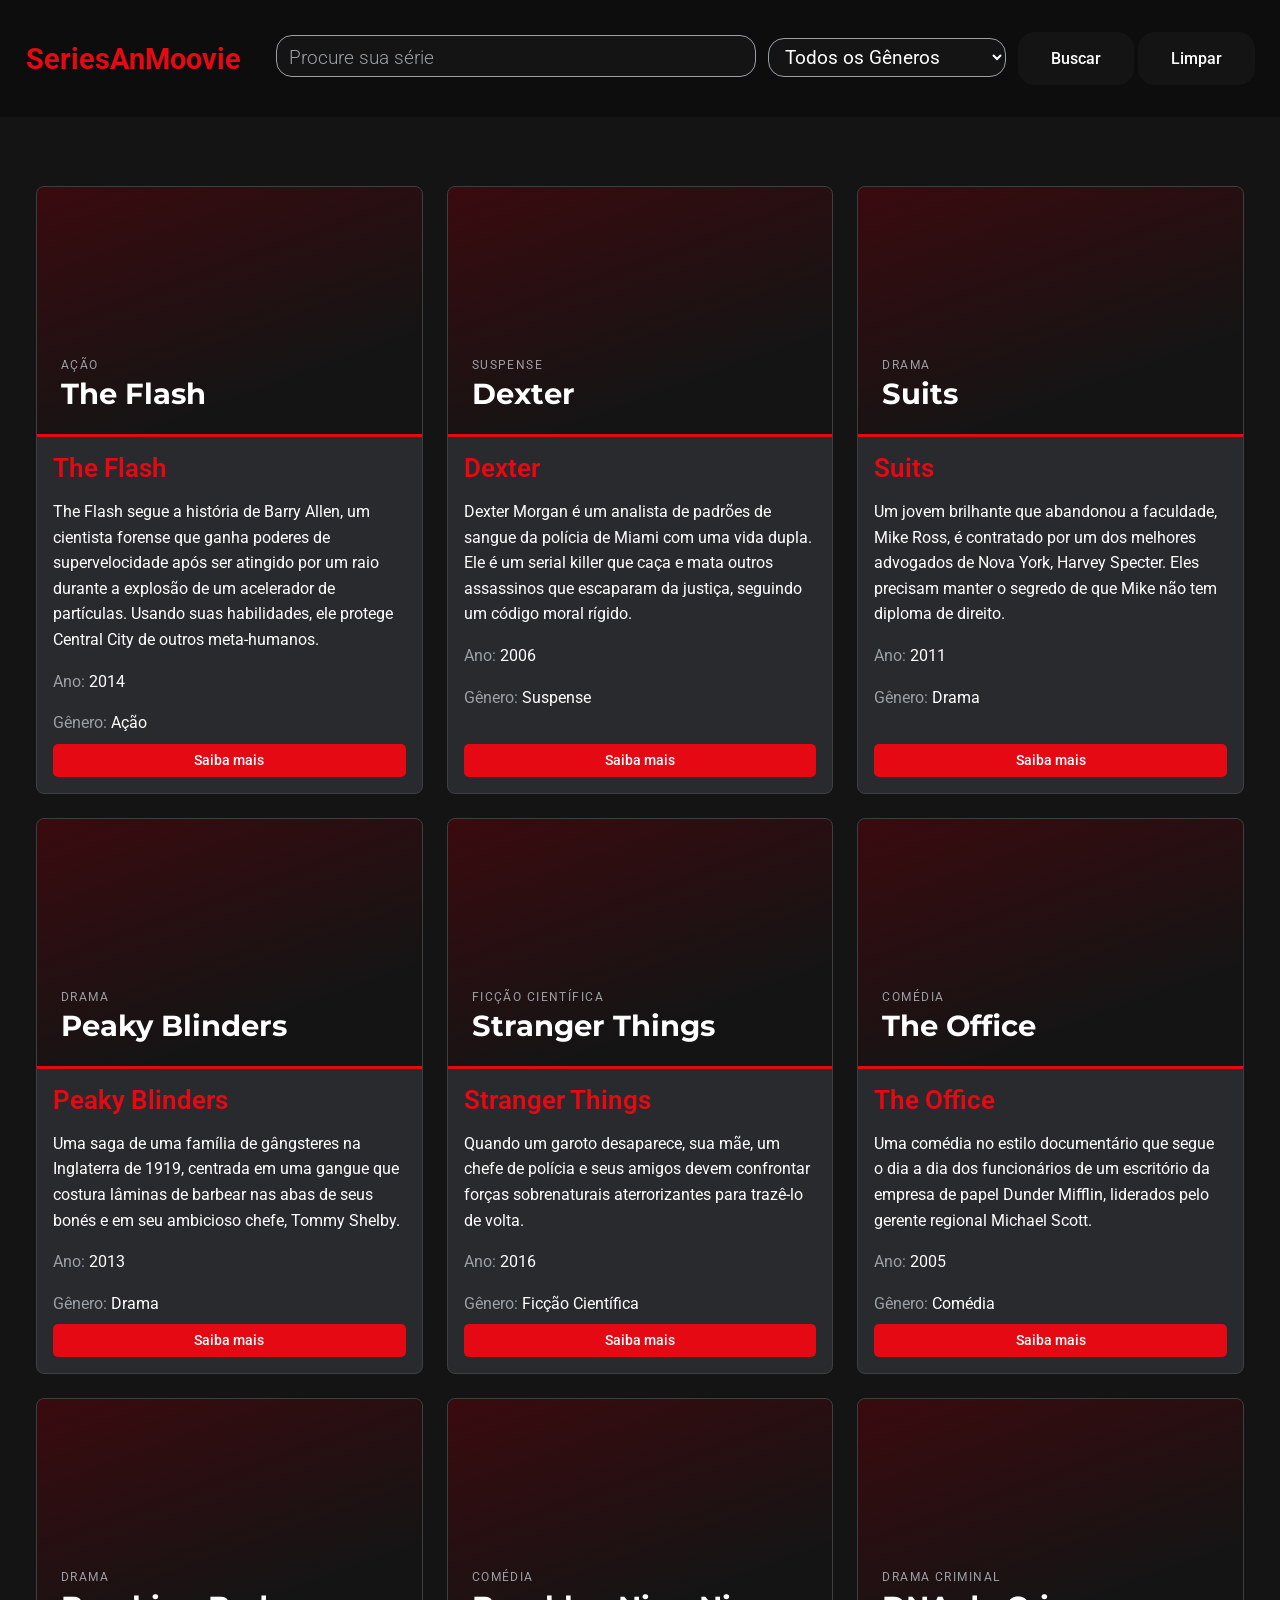
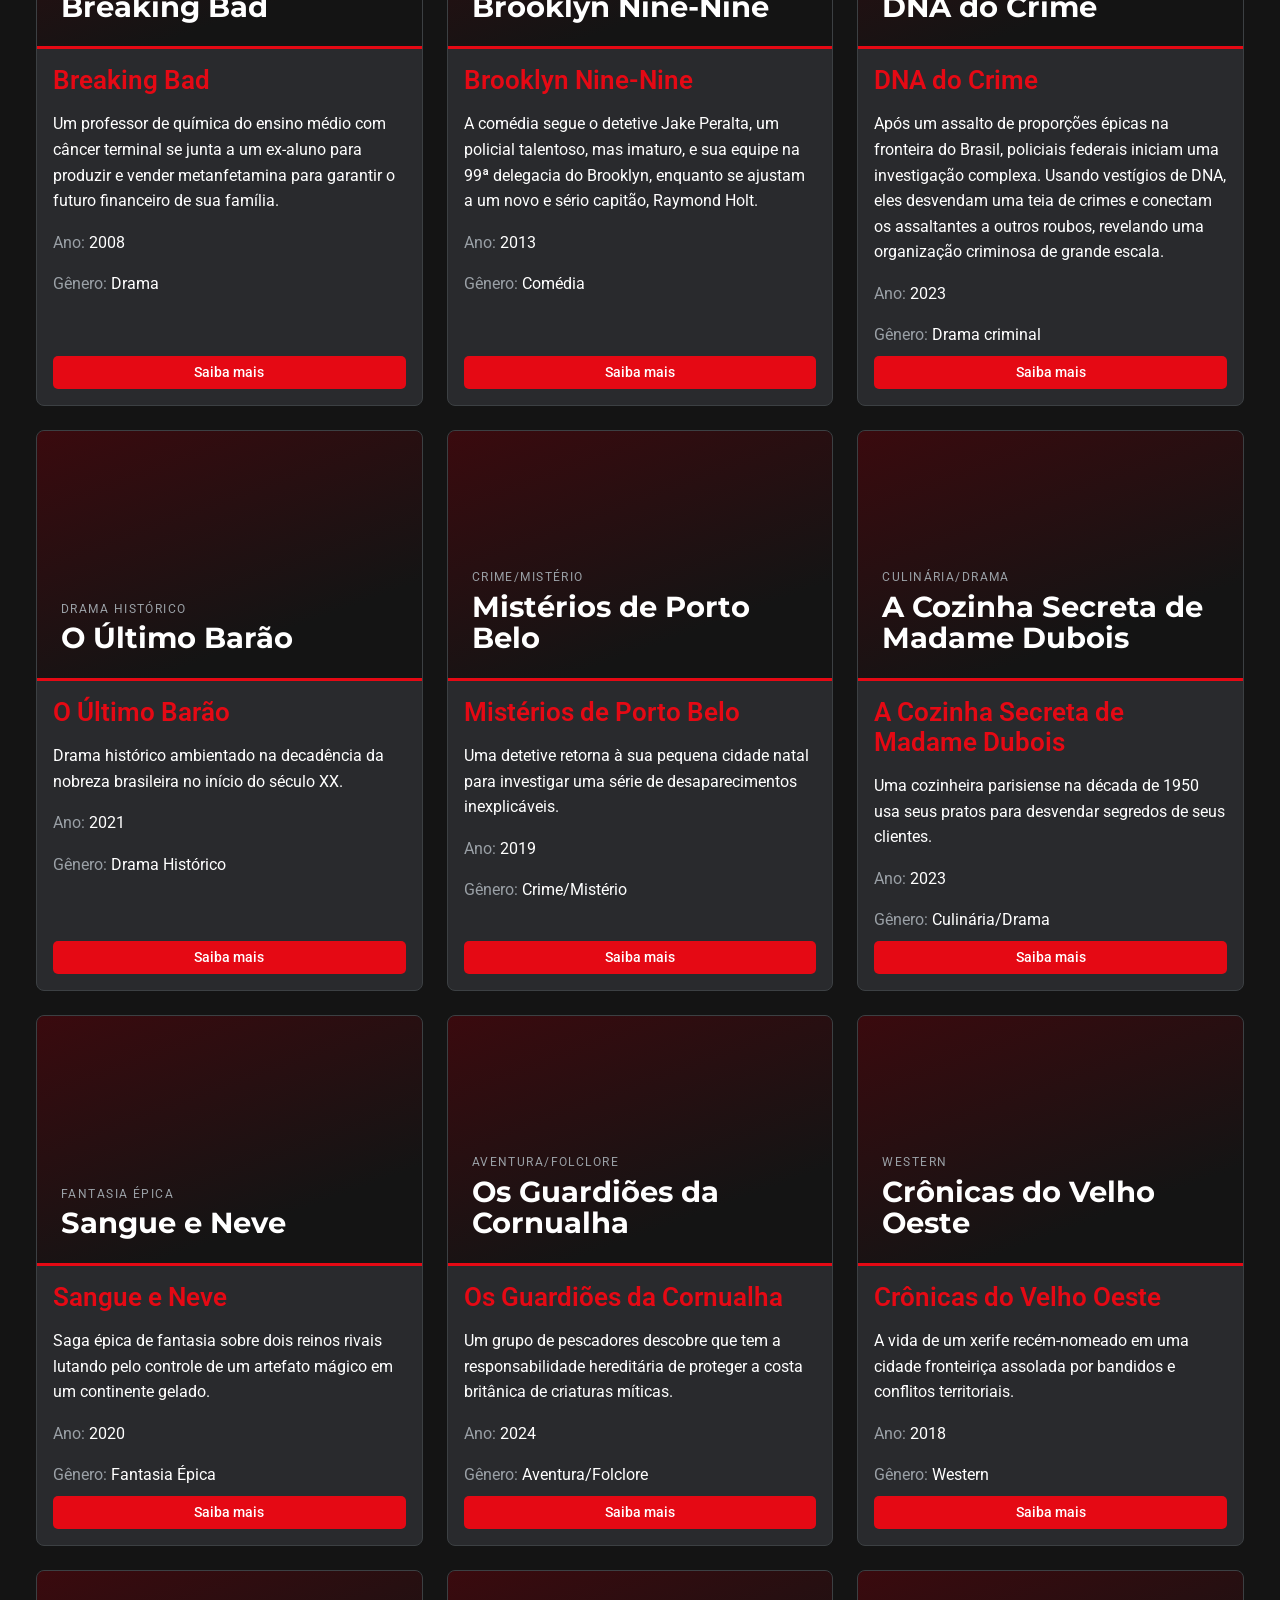
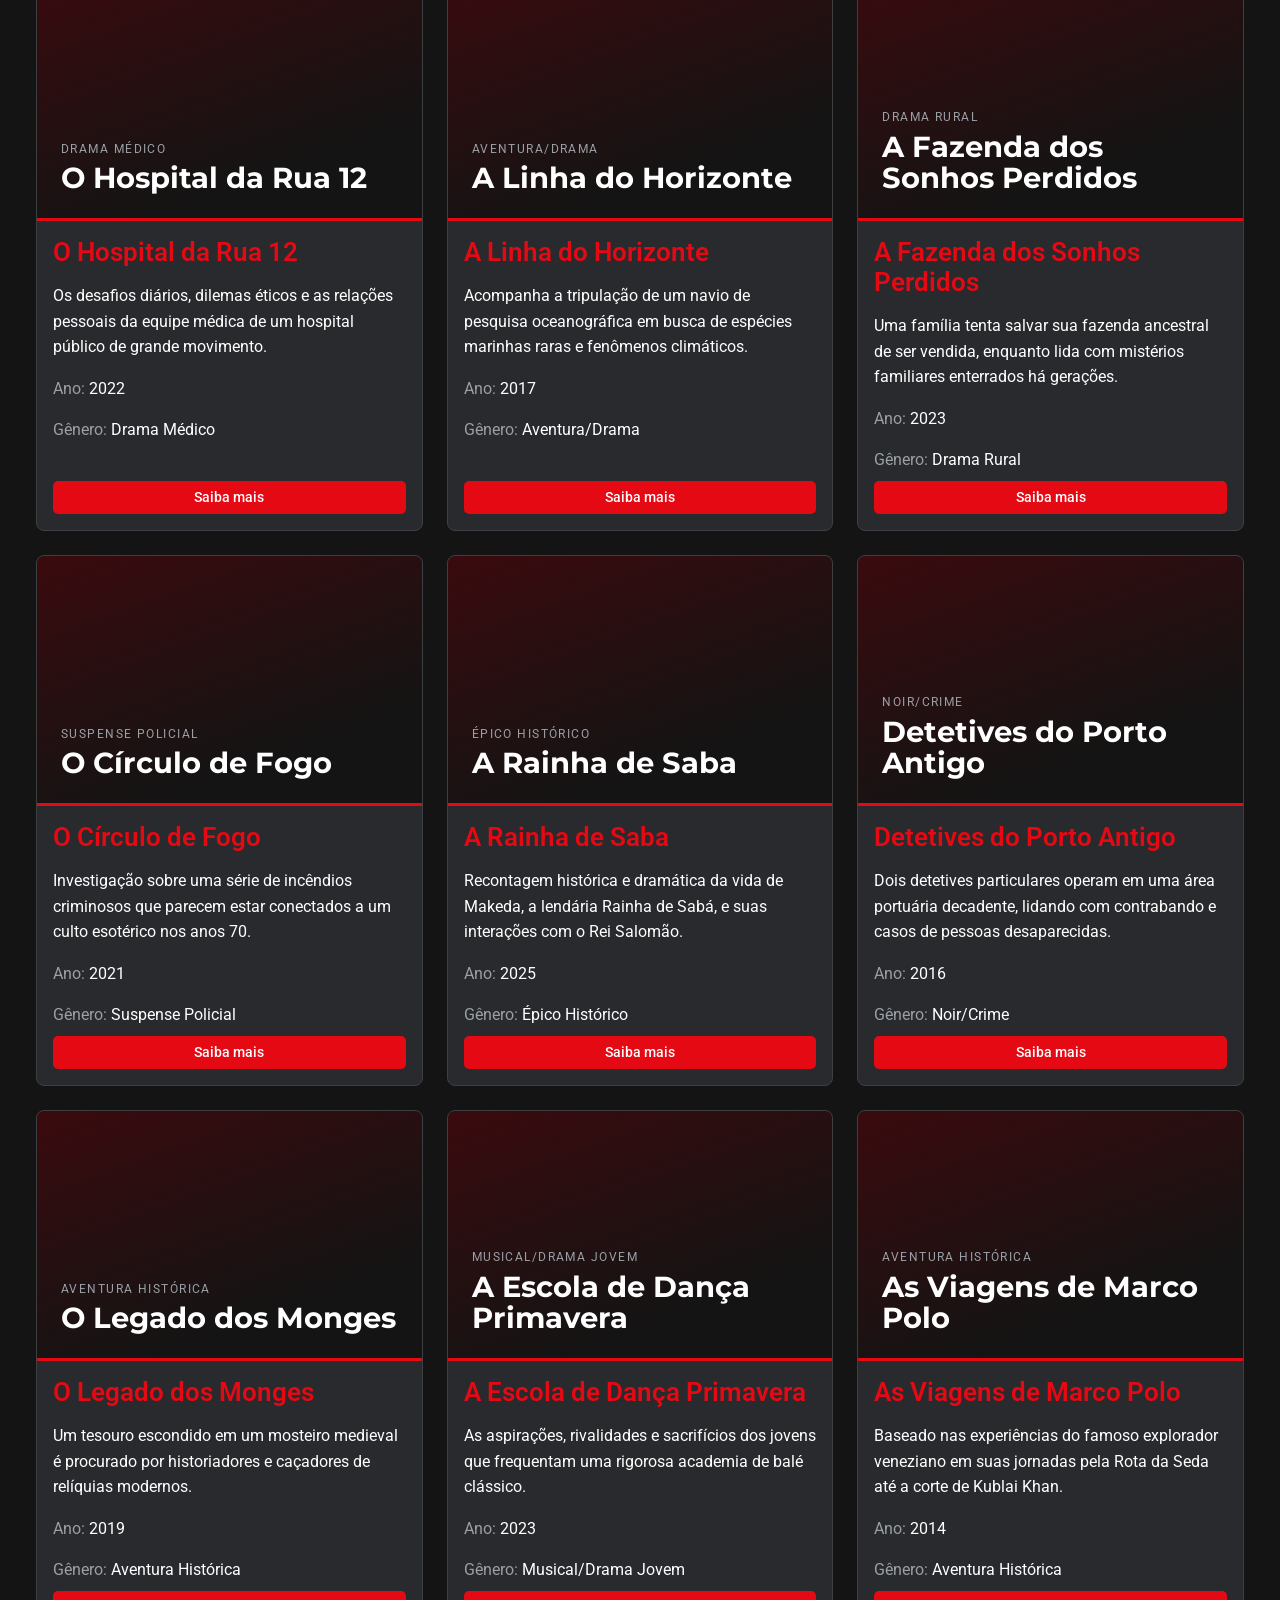
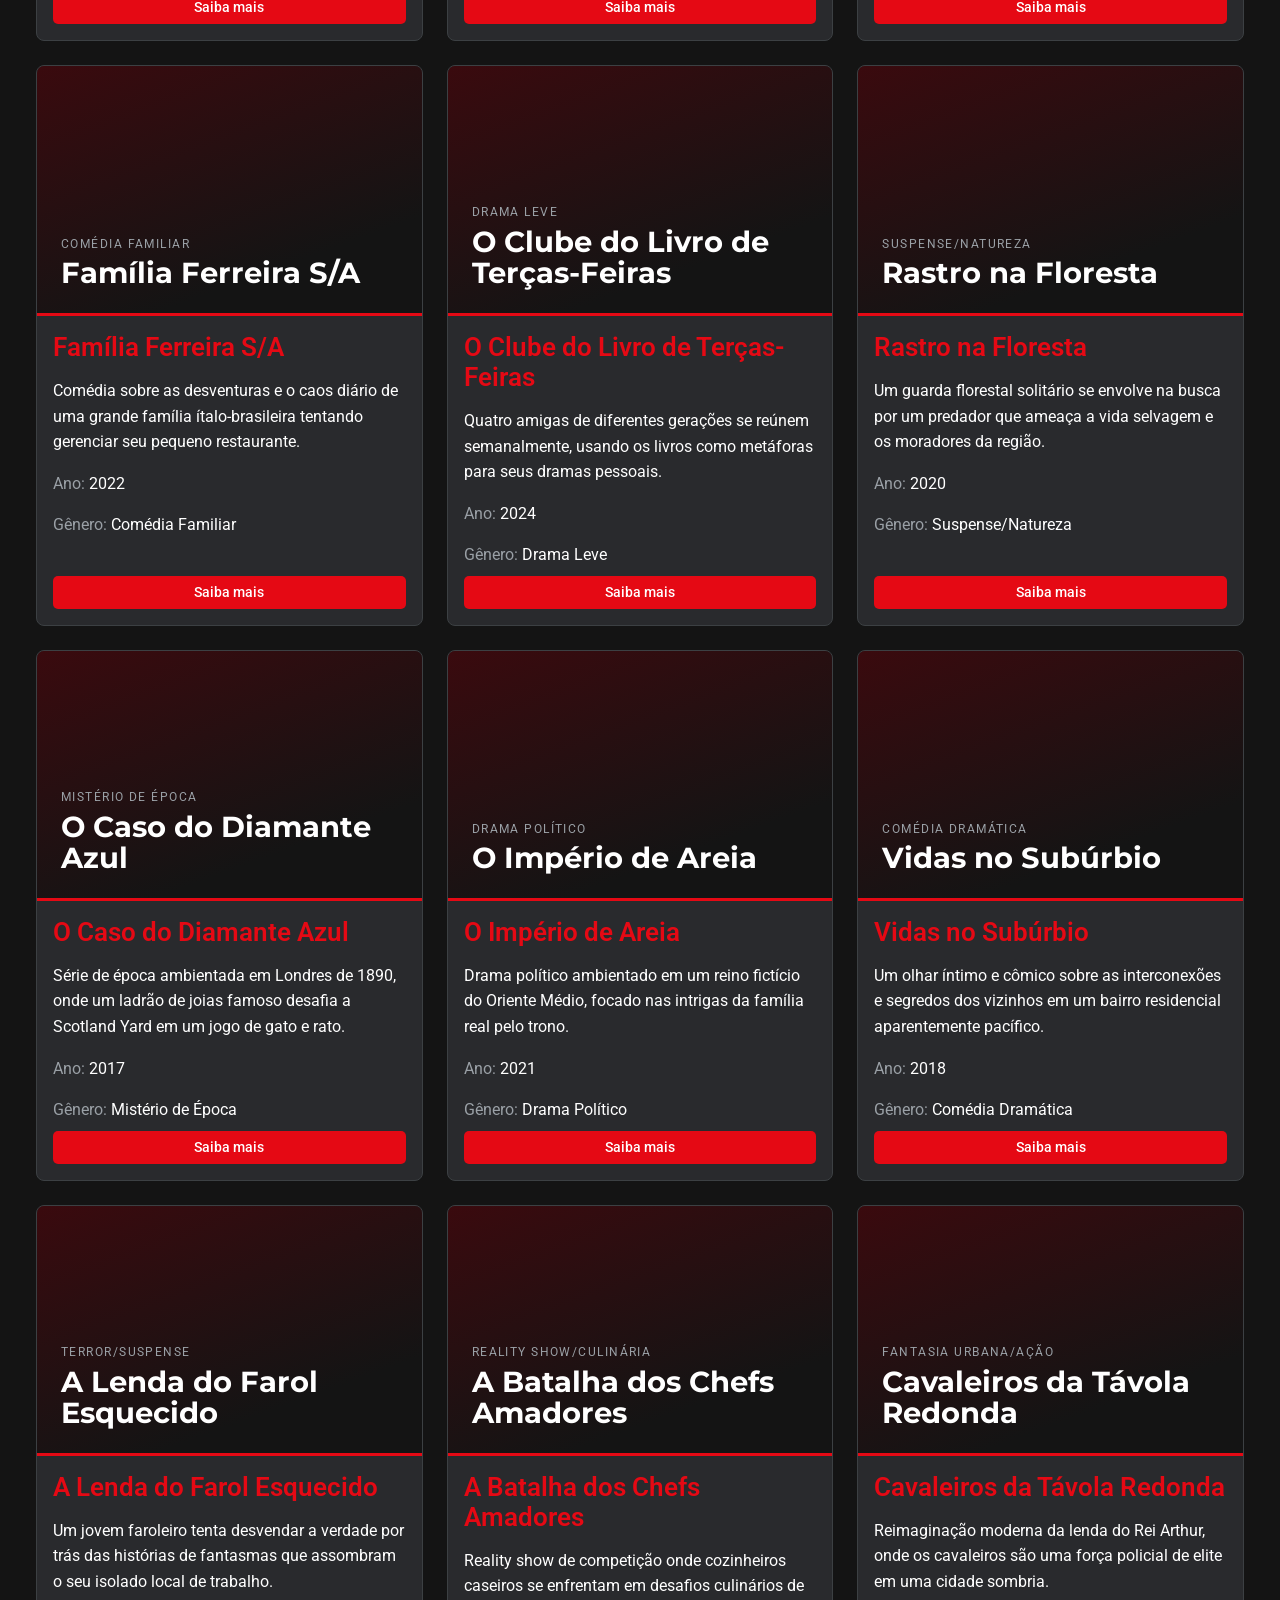
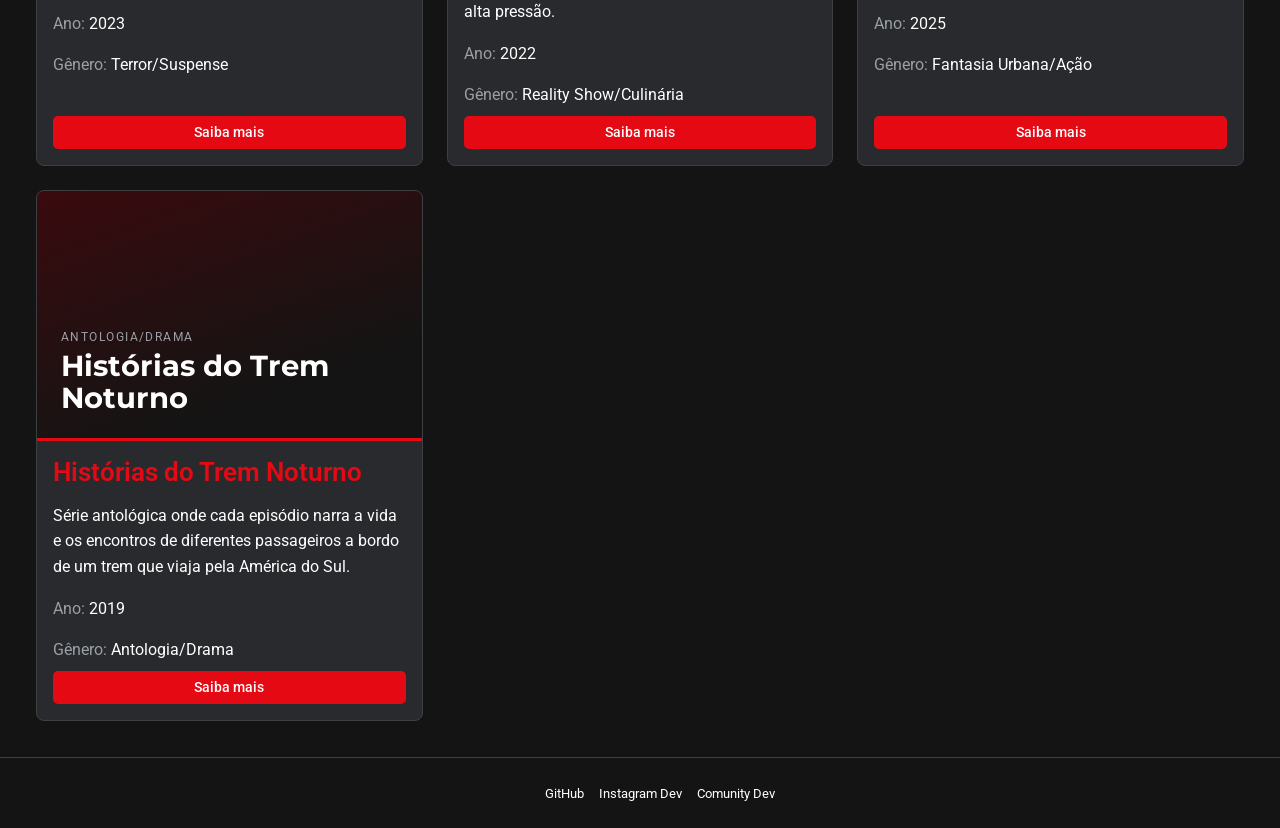
<file: index.html>
<!-- Palavras Chaves = "Aprender" "NA ALURA" "COM IA" -->
<!DOCTYPE html>
<html lang="pt-br">
<head>
    <meta charset="UTF-8">
    <meta name="viewport" content="width=device-width, initial-scale=1.0">
    <link rel="stylesheet" href="style.css">
    <title>SeriesAnMoovies</title>
</head>
<body>
<div id="modal" class="modal">
  <div class="modal-content">
    <span id="fecharModal" class="close">&times;</span>
    <h2 id="modalTitulo"></h2>
    <p id="modalDescricao"></p>
    <p id="modalAno"></p>
    <p id="modalGenero"></p>
    <a id="modalLink" href="#" target="_blank">Página oficial</a>
  </div>
</div>
<header>
    <h1>SeriesAnMoovie</h1>
    <div>
        <input type="text" id="input-busca" placeholder="Procure sua série">
        <select id="filtro-genero"></select>
        <button id="botao-busca">Buscar</button>
        <button id="botao-limpar">Limpar</button>
    </div>
</header>

<main>
    <section class="card-container">
        <!--<article class="card">
            <h2>Flash</h2>
            <p>Falando sobre the Flash</p>
            <a href="https://www.instagram.com/kellyslater/">Saiba mais</a>
        </article>

                <article class="card">
            <h2> Dexter </h2>
            <p>Falando sobre Dexter</p>
            <a href="https://www.instagram.com/andyironsforever/" target="_blank">Saiba mais</a>
        </article>-->
    </section>
</main>

 <footer class="footer">
    <ul class="footer-links">
        <li>
            <a href="https://github.com/EnzoGaliazzo">GitHub</a>
        </li>
        <li>
            <a href="https://www.instagram.com/galiaco0/">Instagram Dev</a>
        </li>
        <li>
            <a href="https://discord.gg/RWPR472x">Comunity Dev</a>
        </li>
    </ul>
 </footer>
 <script src="script.js"></script>
</body>
</html>
</file>
<file: style.css>
@import url('https://fonts.googleapis.com/css2?family=Montserrat:ital,wght@0,100..900;1,100..900&family=Roboto:ital,wght@0,100..900;1,100..900&display=swap'); /* Importa a fonte Roboto do Google Fonts */

* {
    box-sizing: border-box; /* Garante que padding e border não aumentem o tamanho total do elemento */
}

:root {
    --primary-color: #E50914; /* Vermelho Netflix */
    --secondary-color: #FFFFFF; /* Branco */
    --tertiary-color: #9aa0a6; /* Cor terciária (cinza médio) */
    --bg-color: #141414; /* Preto Netflix */
    --accent-color: var(--primary-color); /* Cor de destaque dos links do rodapé */
}

body {
    margin: 0; /* Remove a margem padrão do body */
    background: var(--bg-color); /* Define a cor de fundo usando uma variável */
    color: var(--secondary-color); /* Define a cor do texto padrão usando uma variável */
    font-family: "Roboto", sans-serif; /* Define a família da fonte */
}

header {
    padding: 2rem 1rem; /* Espaçamento interno (2rem em cima/baixo, 1rem nos lados) */
    display: flex; /* Habilita o layout flexbox */
    align-items: center; /* Alinha os itens verticalmente ao centro */
    justify-content: space-around; /* Distribui os itens com espaço ao redor */
    position: sticky; /* Mantém o cabeçalho fixo no topo ao rolar a página */
    top: 0; /* Posição do topo quando sticky */
    backdrop-filter: blur(10px);
    background: rgba(0,0,0,0.3);
    z-index: 10; /* Define a ordem de empilhamento para ficar sobre outros elementos */
    border-bottom: 1px solid var(--bg-color); /* Adiciona uma borda inferior */
    gap: 1rem; /* Espaçamento entre os elementos flex */
}

header h1 {
    font-size: 1.8rem; /* Tamanho da fonte */
    margin: 0; /* Remove a margem padrão */
    font-weight: 700; /* Peso da fonte (bold) para parecer um logo */
    color: var(--primary-color); /* Cor do título principal (Vermelho Netflix) */
    white-space: nowrap; /* Impede a quebra de linha do texto */
}

header div input {
    padding: 0.375rem 0.75rem; /* Espaçamento interno */
    border-radius: 1rem; /* Arredonda as bordas */
    border: 1px solid var(--tertiary-color); /* Define a borda */
    background: var(--bg-color); /* Cor de fundo */
    font-family: inherit; /* Herda a família da fonte do elemento pai */
    font-size: 1.5rem; /* Tamanho da fonte */
    transition: all 0.2s ease; /* Adiciona uma transição suave para todas as propriedades */
    width: 30rem; /* Largura do input */
    color: var(--secondary-color); /* Cor do texto digitado */
    margin-right: .5rem; /* Margem à direita */
}

header div input::placeholder {
    font-size: 1.2rem; /* Tamanho da fonte do placeholder */
    font-weight: 300; /* Peso da fonte do placeholder */
    color: var(--tertiary-color); /* Cor do texto do placeholder */
}

header div input:focus {
    outline: none; /* Remove a borda de foco padrão */
    border-color: var(--bg-color); /* Muda a cor da borda ao focar */
    box-shadow: 0 0 0 0.1rem var(--tertiary-color); /* Adiciona uma sombra de caixa para indicar foco */
}

#filtro-genero {
    padding: 0.375rem 0.75rem;
    border-radius: 1rem;
    border: 1px solid var(--tertiary-color);
    background: var(--bg-color);
    color: var(--secondary-color);
    font-family: inherit;
    font-size: 1.2rem;
    margin-right: .5rem;
    cursor: pointer;
}

#filtro-genero:focus {
    outline: none;
}

#botao-busca, #botao-limpar {
    padding: 1rem 2rem; /* Espaçamento interno */
    border-radius: 1rem; /* Arredonda as bordas */
    border: none; /* Remove a borda padrão */
    cursor: pointer; /* Muda o cursor para uma mão ao passar por cima */
    font-family: inherit; /* Herda a família da fonte */
    font-weight: 500; /* Peso da fonte */
    font-size: 1rem; /* Tamanho da fonte */
    white-space: nowrap; /* Impede a quebra de linha do texto */
    transition: background-color 0.2s ease, color 0.2s ease; /* Transição suave para cor de fundo e cor do texto */
    background-color: var(--bg-color); /* Cor de fundo */
    color: var(--secondary-color); /* Cor do texto */
    border: 1px solid var(--bg-color); /* Adiciona uma borda */
}

#botao-busca:hover, #botao-limpar:hover {
    background-color: var(--primary-color); /* Muda a cor de fundo para vermelho ao passar o mouse */
    color: var(--secondary-color); /* Muda a cor do texto para branco ao passar o mouse */
    box-shadow: 0 0 0 0.1rem var(--primary-color); /* Adiciona uma sombra de caixa */
}

#botao-busca:active, #botao-limpar:active {
    transform: scale(0.98); /* Efeito de clique (diminui o tamanho) */
}

main {
    max-width: 80rem; /* Largura máxima do conteúdo principal */
    margin: 0 auto; /* Centraliza o conteúdo principal horizontalmente */
    margin-top: 2rem; /* Margem no topo */
    padding: 20px; /* Adiciona um respiro interno */
}

.card-container {
    display: grid;
    grid-template-columns: repeat(3, 1fr); /* Cria 3 colunas de largura igual */
    gap: 1.5rem; /* Espaçamento entre os cards */
    padding: 1rem;
}

article {
    display: flex;
    flex-direction: column; /* Imagem em cima, texto embaixo */
    background-color: #292a2d;
    border-radius: 8px;
    overflow: hidden; /* Garante que a imagem não vaze das bordas arredondadas */
    transition: transform 0.2s ease, box-shadow 0.2s ease;
    border: 1px solid #3c4043;
}

article:hover {
    transform: translateY(-5px); /* Efeito de levantar ao passar o mouse */
    box-shadow: 0 4px 12px rgba(0,0,0,0.4);
}

article:hover img {
    transform: scale(1.05); /* Efeito de zoom na imagem ao passar o mouse no card */
}

.card-image-container {
    flex-shrink: 0; /* Impede que o container da imagem encolha */
    width: 100%;
    height: 250px; /* Altura fixa para o container da imagem */
    background-color: #000; /* Fundo preto para o espaço não preenchido pela imagem */
}

article img {
    width: 100%; /* Imagem ocupa toda a largura do seu container */
    height: 100%;
    object-fit: contain; /* Mostra a imagem inteira, mantendo a proporção */
    transition: transform 0.3s ease-in-out; /* Transição suave para o efeito de zoom */
}

/* Capa exibida quando o pôster da série não carrega */
.card-capa {
    width: 100%;
    height: 100%;
    display: flex;
    flex-direction: column;
    justify-content: flex-end; /* Nome da série na parte de baixo da capa */
    gap: 0.4rem;
    padding: 1.5rem;
    background: linear-gradient(160deg, #3a0a0e 0%, #141414 75%); /* Vermelho escuro para o preto */
    border-bottom: 3px solid var(--primary-color);
}

.card-capa-genero {
    font-size: 0.75rem;
    letter-spacing: 0.12em; /* Espaçamento entre as letras */
    text-transform: uppercase;
    color: var(--tertiary-color);
}

.card-capa-nome {
    font-family: "Montserrat", sans-serif;
    font-size: 1.8rem;
    font-weight: 700;
    line-height: 1.1;
    color: var(--secondary-color);
}

.card-text-container {
    display: flex;
    flex-direction: column;
    padding: 1rem;
    flex-grow: 1; /* Faz o container de texto crescer para preencher o espaço */
}

article p strong {
    color: var(--tertiary-color); /* Cor do texto em negrito */
    font-weight: 400; /* Peso da fonte */
}
article h2 {
    margin-top: 0;
    font-weight: 600;
    font-size: 1.6rem;
    margin-bottom: 0.5rem;
    color: var(--primary-color);
}

article p {
    margin: 0.5rem 0;
    line-height: 1.6;
    font-size: 1rem;
    color: var(--secondary-color);
}

article a {
    color: var(--primary-color); /* Cor do link */
    text-decoration: none; /* Remove o sublinhado padrão */
    font-weight: 200; /* Peso da fonte */
}

article a:hover {
    text-decoration: underline; /* Adiciona sublinhado ao passar o mouse */
}

.saiba-mais {
    background-color: var(--primary-color);
    color: var(--secondary-color);
    border: none;
    padding: 0.5rem 1rem;
    border-radius: 5px;
    cursor: pointer;
    font-family: inherit;
    font-size: 0.9rem;
    font-weight: 500;
    margin-top: auto; /* Empurra o botão para o final do card */
    transition: background-color 0.2s ease;
}

.saiba-mais:hover {
    background-color: #c40812; /* Um tom de vermelho mais escuro para o hover */
}

.footer {
    width: 100%; /* Largura total */
    color: var(--tertiary-color); /* Cor do texto */
    background-color: var(--bg-color); /* Cor de fundo */
    padding: 15px 20px; /* Espaçamento interno */
    border-top: 1px solid #3c4043; /* Borda superior */
    font-size: 0.8rem; /* Tamanho da fonte */
}

.footer-location {
    color: #9aa0a6; /* Cor do texto */
    margin-bottom: 10px; /* Margem inferior */
}

.footer-links {
    list-style: none; /* Remove os marcadores da lista */
    display: flex; /* Habilita o layout flexbox */
    flex-wrap: wrap; /* Permite que os itens quebrem para a próxima linha */
    justify-content: center; /* Centraliza os itens horizontalmente */
    gap: 15px; /* Espaçamento entre os links */
}

.footer-links a {
    color: var(--secondary-color); /* Cor do link */
    text-decoration: none; /* Remove o sublinhado */
    transition: color 0.2s; /* Transição suave para a cor */
}

.footer-links a:hover {
    color: var(--accent-color); /* Muda a cor do link ao passar o mouse (variável não definida) */
}

@media (max-width: 768px) {
    header { /* Estilos para telas com largura máxima de 768px */
        flex-direction: column; /* Organiza os itens do cabeçalho em coluna */
        padding: 1rem; /* Reduz o espaçamento interno */
    }

    header h1 { /* Estilos para o h1 no cabeçalho em telas menores */
        text-align: center; /* Centraliza o texto */
        margin-bottom: 1rem; /* Adiciona margem inferior */
    }

    div input { /* Estilos para o input em telas menores */
        width: 90vw; /* Largura baseada na largura da viewport */
        font-size: 1.2rem; /* Reduz o tamanho da fonte */
    }

    main { /* Estilos para o main em telas menores */
        padding: 0 1rem; /* Adiciona espaçamento lateral */
    }

    article:hover { /* Estilos para o article em telas menores */
        transform: none; /* Remove o efeito de escala ao passar o mouse */
        box-shadow: none;
    }
}

@media (max-width: 600px) {
    .card-container {
        grid-template-columns: 1fr; /* 1 coluna */
    }
}

@media (min-width: 601px) and (max-width: 992px) {
    .card-container {
        grid-template-columns: repeat(2, 1fr); /* 2 colunas */
    }
}

@media (max-width: 480px) {
    header h1 { /* Estilos para o h1 em telas com largura máxima de 480px */
        font-size: 1rem; /* Reduz ainda mais o tamanho da fonte */
        max-width: 70%; /* Define uma largura máxima */
        word-wrap: break-word; /* Permite a quebra de palavras longas */
    }

    header div input, /* Estilos para o input e seu placeholder em telas muito pequenas */
    header div input::placeholder {
        font-size: 1rem; /* Reduz o tamanho da fonte */
    }

    article h2 { /* Estilos para o h2 do article em telas muito pequenas */
        font-size: 1.3rem; /* Reduz o tamanho da fonte */
    }

    header div { /* Estilos para a div do cabeçalho em telas muito pequenas */
        display: flex; /* Habilita flexbox */
        align-items: center; /* Alinha itens ao centro */
        justify-content: center; /* Centraliza itens */
        flex-direction: column; /* Organiza em coluna */
        gap: 0.5rem; /* Espaçamento entre os itens */
    }

    .footer { /* Estilos para o rodapé em telas muito pequenas */
        display: none; /* Oculta o rodapé */
    }

    button { /* Estilos para o botão em telas muito pequenas */
        margin-top: 1rem; /* Adiciona margem no topo */
    }
}

/* Fundo escuro do modal */
.modal {
  display: none; /* Começa escondido */
  position: fixed;
  z-index: 1000;
  left: 0;
  top: 0;
  width: 100%;
  height: 100%;
  overflow: auto;
  background: rgba(0, 0, 0, 0.7);
  backdrop-filter: blur(5px);
}

/* Conteúdo do modal */
.modal-content {
  background: var(--bg-color);
  margin: 10% auto;
  padding: 20px;
  border-radius: 10px;
  width: 80%;
  max-width: 500px;
  color: var(--secondary-color);
  border: 1px solid var(--tertiary-color);
  position: relative;
}

/* Botão de fechar */
.close {
  color: var(--tertiary-color);
  float: right;
  font-size: 28px;
  font-weight: bold;
  cursor: pointer;
  transition: color 0.2s ease;
}

.close:hover,
.close:focus {
  color: var(--secondary-color);
  text-decoration: none;
}
</file>
